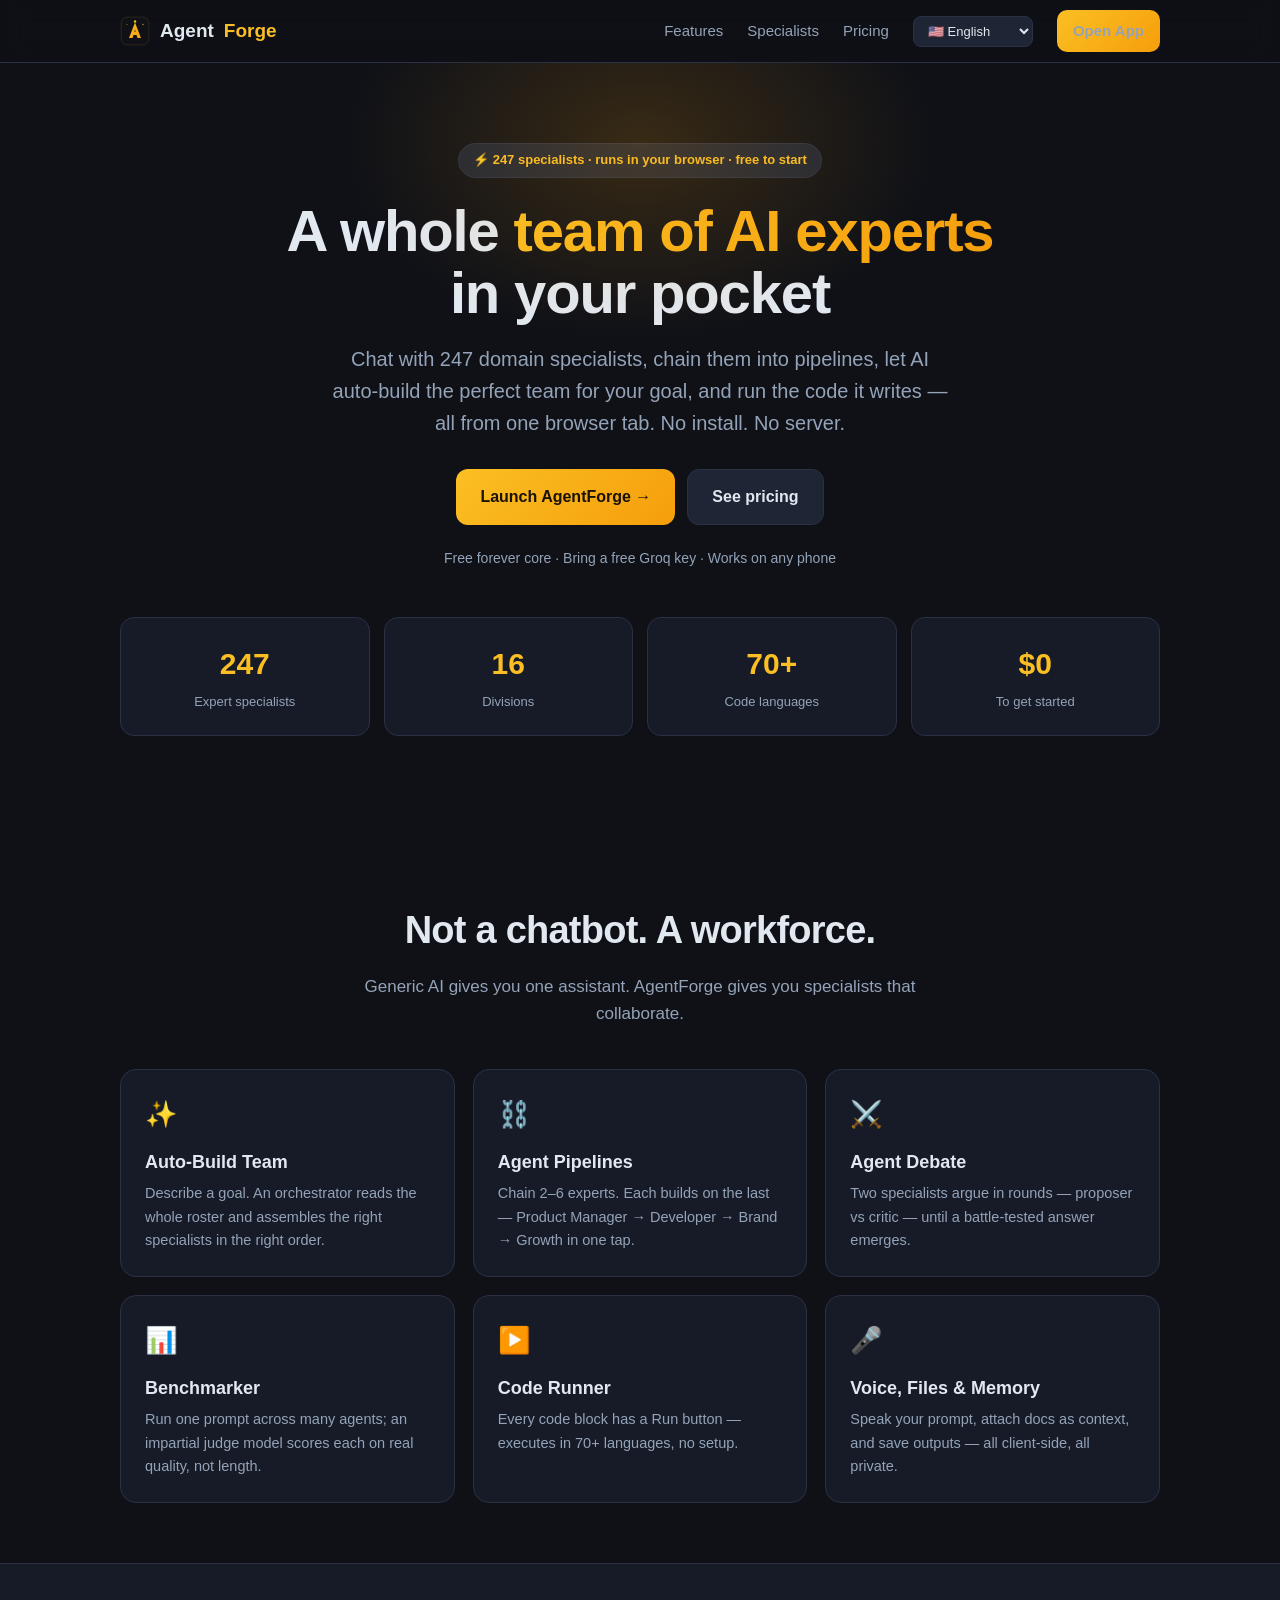
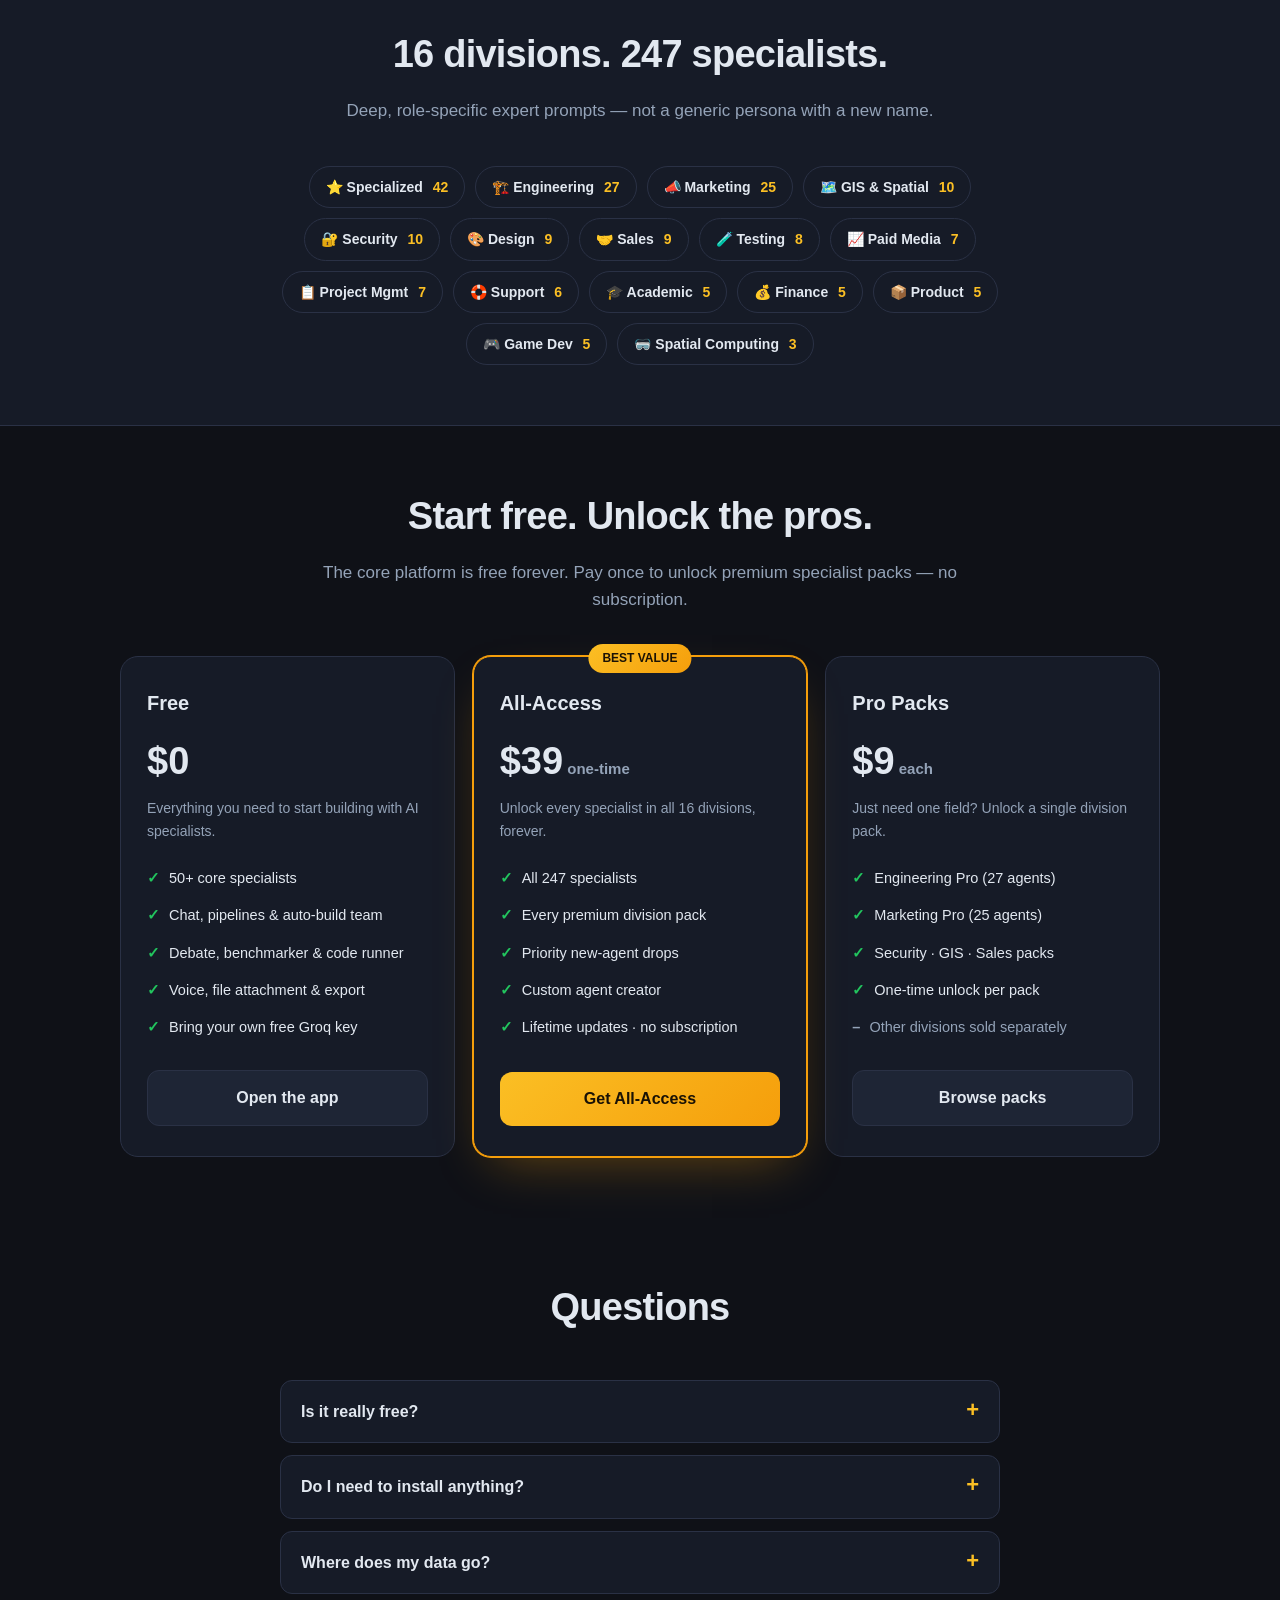
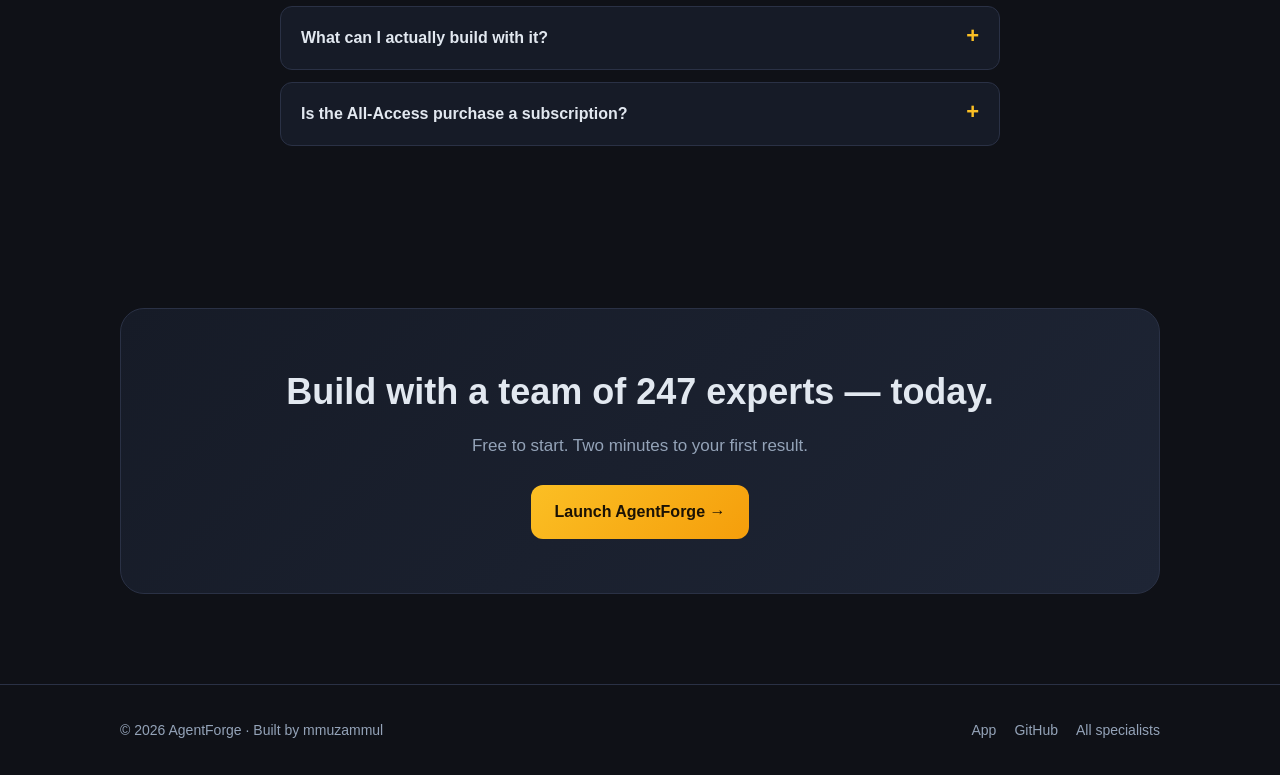
<file: landing.html>
<!DOCTYPE html>
<html lang="en">
<head>
<meta charset="UTF-8"/>
<meta name="viewport" content="width=device-width,initial-scale=1,viewport-fit=cover"/>
<title>AgentForge — 247 AI Specialists in Your Browser</title>
<meta name="description" content="247 expert AI specialists, agent pipelines, auto-built teams, debate, and a code runner — all running in your browser. Free to start."/>
<meta name="keywords" content="AI agents, AI specialists, agentic AI, AI team builder, multi-agent AI, AI pipeline, free AI tool, mobile AI app, AI assistant, AI for business, AI agent marketplace, auto-build AI team, AI agent debate, AI benchmarking, browser-based AI platform, no-code AI agents, Groq AI app, free AI specialists, AI workforce, multi-agent orchestration"/>
<meta name="author" content="AgentForge"/>
<meta name="robots" content="index, follow, max-image-preview:large, max-snippet:-1, max-video-preview:-1"/>
<link rel="canonical" href="https://mmuzammul.github.io/AgiForge/landing.html"/>
<link rel="icon" type="image/png" sizes="32x32" href="assets/favicon-32.png"/>
<link rel="apple-touch-icon" href="assets/apple-touch-icon.png"/>
<meta name="theme-color" content="#0f1117"/>
<!-- Open Graph / social sharing -->
<meta property="og:type" content="website"/>
<meta property="og:site_name" content="AgentForge"/>
<meta property="og:locale" content="en_US"/>
<meta property="og:title" content="AgentForge — 247 AI Specialists in Your Browser"/>
<meta property="og:description" content="Agent pipelines, auto-built teams, debate, and a code runner. Free to start, runs in your browser."/>
<meta property="og:image" content="https://mmuzammul.github.io/AgiForge/assets/icon-512.png"/>
<meta property="og:image:width" content="512"/>
<meta property="og:image:height" content="512"/>
<meta property="og:image:alt" content="AgentForge logo"/>
<meta property="og:url" content="https://mmuzammul.github.io/AgiForge/landing.html"/>
<meta name="twitter:card" content="summary_large_image"/>
<meta name="twitter:title" content="AgentForge — 247 AI Specialists in Your Browser"/>
<meta name="twitter:description" content="247 expert AI specialists, agent pipelines, auto-built teams, debate, and a code runner — all running in your browser. Free to start."/>
<meta name="twitter:image" content="https://mmuzammul.github.io/AgiForge/assets/icon-512.png"/>
<meta name="twitter:image:alt" content="AgentForge logo"/>
<script type="application/ld+json">
{"@context":"https://schema.org","@graph":[
{"@type":"SoftwareApplication","name":"AgentForge","applicationCategory":"BusinessApplication","operatingSystem":"Any (web browser)","url":"https://mmuzammul.github.io/AgiForge/","description":"247 expert AI specialists, agent pipelines, auto-built teams, debate, and a code runner — all running in your browser. Free to start.","offers":{"@type":"Offer","price":"0","priceCurrency":"USD"},"author":{"@type":"Person","name":"mmuzammul","url":"https://github.com/mmuzammul"}},
{"@type":"Organization","name":"AgentForge","url":"https://mmuzammul.github.io/AgiForge/","logo":"https://mmuzammul.github.io/AgiForge/assets/icon-512.png","sameAs":["https://github.com/MMUZAMMUL/AgiForge"]},
{"@type":"FAQPage","mainEntity":[
{"@type":"Question","name":"Is it really free?","acceptedAnswer":{"@type":"Answer","text":"Yes. The core app and 50+ specialists are free forever. You connect your own free Groq API key (no credit card) and you're running. Premium specialist packs are an optional one-time purchase."}},
{"@type":"Question","name":"Do I need to install anything?","acceptedAnswer":{"@type":"Answer","text":"No. AgentForge runs entirely in your browser. On mobile you can tap \"Add to Home Screen\" to use it like a native app, with offline support."}},
{"@type":"Question","name":"Where does my data go?","acceptedAnswer":{"@type":"Answer","text":"Nowhere we control. There's no backend — your API key, chats, and memory live in your browser's local storage. The only network calls are to your AI provider and optional search/code-execution services."}},
{"@type":"Question","name":"What can I actually build with it?","acceptedAnswer":{"@type":"Answer","text":"Product launches, marketing campaigns, code and architecture, security reviews, GIS analysis, financial models, game design docs — anything the 247 specialists cover, often by chaining several together in a pipeline."}},
{"@type":"Question","name":"Is the All-Access purchase a subscription?","acceptedAnswer":{"@type":"Answer","text":"No. It's a one-time payment that unlocks every specialist plus lifetime updates."}}
]}
]}
</script>
<style>
*{box-sizing:border-box;margin:0;padding:0}
:root{
  --bg:#0f1117;--bg2:#161b27;--bg3:#1e2535;--border:#2a3145;
  --text:#e2e8f0;--text2:#94a3b8;--accent:#f59e0b;--accent2:#fbbf24;--green:#22c55e;
}
html{scroll-behavior:smooth}
body{font-family:-apple-system,BlinkMacSystemFont,'Segoe UI',Roboto,sans-serif;background:var(--bg);color:var(--text);line-height:1.6;-webkit-font-smoothing:antialiased}
a{color:inherit;text-decoration:none}
.wrap{max-width:1080px;margin:0 auto;padding:0 20px}
.btn{display:inline-flex;align-items:center;gap:8px;font-weight:700;border-radius:12px;padding:14px 24px;font-size:16px;cursor:pointer;border:none;transition:transform .12s ease,filter .12s ease}
.btn:hover{transform:translateY(-2px)}
.btn-primary{background:linear-gradient(135deg,var(--accent2),var(--accent));color:#1a1205}
.btn-primary:hover{filter:brightness(1.06)}
.btn-ghost{background:var(--bg3);color:var(--text);border:1px solid var(--border)}

/* Nav */
nav{position:sticky;top:0;z-index:20;background:rgba(15,17,23,.82);backdrop-filter:blur(12px);border-bottom:1px solid var(--border)}
nav .wrap{display:flex;align-items:center;justify-content:space-between;height:62px}
.brand{display:flex;align-items:center;gap:10px;font-weight:800;font-size:19px}
.brand img{width:30px;height:30px}
.brand span{color:var(--accent2)}
.nav-links{display:flex;align-items:center;gap:24px}
.nav-links a{color:var(--text2);font-size:15px}
.nav-links a:hover{color:var(--text)}
.nav-cta{background:linear-gradient(135deg,var(--accent2),var(--accent));color:#1a1205;padding:9px 16px;border-radius:10px;font-weight:700}
.lang-switch{background:var(--bg3);color:var(--text);border:1px solid var(--border);border-radius:8px;padding:6px 10px;font-size:13px;cursor:pointer;max-width:120px}
.lang-switch:focus{outline:2px solid var(--accent)}
@media(max-width:720px){.nav-links a:not(.nav-cta){display:none}}

/* Hero */
.hero{text-align:center;padding:80px 0 56px;position:relative;overflow:hidden}
.hero::before{content:"";position:absolute;top:-120px;left:50%;transform:translateX(-50%);width:600px;height:400px;background:radial-gradient(ellipse,rgba(245,158,11,.18),transparent 70%);pointer-events:none}
.pill{display:inline-block;background:var(--bg3);border:1px solid var(--border);color:var(--accent2);font-size:13px;font-weight:600;padding:6px 14px;border-radius:99px;margin-bottom:22px}
.hero h1{font-size:clamp(34px,6vw,58px);line-height:1.08;font-weight:850;letter-spacing:-.02em;margin-bottom:18px}
.hero h1 em{font-style:normal;background:linear-gradient(135deg,var(--accent2),var(--accent));-webkit-background-clip:text;background-clip:text;color:transparent}
.hero p.sub{font-size:clamp(16px,2.4vw,20px);color:var(--text2);max-width:620px;margin:0 auto 30px}
.cta-row{display:flex;gap:12px;justify-content:center;flex-wrap:wrap}
.trust{margin-top:22px;color:var(--text2);font-size:14px}

/* Stats */
.stats{display:grid;grid-template-columns:repeat(4,1fr);gap:14px;margin:48px 0}
.stat{background:var(--bg2);border:1px solid var(--border);border-radius:14px;padding:22px 14px;text-align:center}
.stat .n{font-size:30px;font-weight:850;color:var(--accent2)}
.stat .l{font-size:13px;color:var(--text2);margin-top:4px}
@media(max-width:600px){.stats{grid-template-columns:repeat(2,1fr)}}

/* Sections */
section{padding:60px 0}
.sec-head{text-align:center;max-width:640px;margin:0 auto 42px}
.sec-head h2{font-size:clamp(26px,4vw,38px);font-weight:800;letter-spacing:-.02em;margin-bottom:12px}
.sec-head p{color:var(--text2);font-size:17px}

/* Features grid */
.grid{display:grid;grid-template-columns:repeat(3,1fr);gap:18px}
@media(max-width:860px){.grid{grid-template-columns:repeat(2,1fr)}}
@media(max-width:560px){.grid{grid-template-columns:1fr}}
.card{background:var(--bg2);border:1px solid var(--border);border-radius:16px;padding:24px;transition:border-color .15s ease,transform .15s ease}
.card:hover{border-color:var(--accent);transform:translateY(-3px)}
.card .ico{font-size:26px;margin-bottom:12px}
.card h3{font-size:18px;margin-bottom:6px}
.card p{color:var(--text2);font-size:14.5px}

/* Divisions */
.divs{display:flex;flex-wrap:wrap;gap:10px;justify-content:center;max-width:760px;margin:0 auto}
.chip{background:var(--bg2);border:1px solid var(--border);border-radius:99px;padding:9px 16px;font-size:14px;font-weight:600}
.chip b{color:var(--accent2);margin-left:6px}

/* Pricing */
.prices{display:grid;grid-template-columns:repeat(3,1fr);gap:18px;align-items:stretch}
@media(max-width:860px){.prices{grid-template-columns:1fr}}
.price{background:var(--bg2);border:1px solid var(--border);border-radius:18px;padding:30px 26px;display:flex;flex-direction:column}
.price.feat{border-color:var(--accent);box-shadow:0 0 0 1px var(--accent),0 20px 50px -20px rgba(245,158,11,.4);position:relative}
.price .tag{position:absolute;top:-13px;left:50%;transform:translateX(-50%);background:linear-gradient(135deg,var(--accent2),var(--accent));color:#1a1205;font-size:12px;font-weight:800;padding:5px 14px;border-radius:99px}
.price h3{font-size:20px;margin-bottom:6px}
.price .amt{font-size:38px;font-weight:850;margin:6px 0}
.price .amt small{font-size:15px;color:var(--text2);font-weight:600}
.price .desc{color:var(--text2);font-size:14px;margin-bottom:18px;min-height:40px}
.price ul{list-style:none;margin:0 0 24px;flex:1}
.price li{padding:7px 0;font-size:14.5px;display:flex;gap:9px;align-items:flex-start}
.price li::before{content:"✓";color:var(--green);font-weight:800}
.price li.off{color:var(--text2)}
.price li.off::before{content:"–";color:var(--text2)}
.price .btn{width:100%;justify-content:center}

/* FAQ */
.faq{max-width:760px;margin:0 auto}
details{background:var(--bg2);border:1px solid var(--border);border-radius:12px;padding:18px 20px;margin-bottom:12px}
details summary{font-weight:700;cursor:pointer;font-size:16px;list-style:none;display:flex;justify-content:space-between}
details summary::after{content:"+";color:var(--accent2);font-size:22px;line-height:1}
details[open] summary::after{content:"−"}
details p{color:var(--text2);margin-top:12px;font-size:15px}

/* Final CTA */
.final{text-align:center;background:linear-gradient(135deg,var(--bg2),var(--bg3));border:1px solid var(--border);border-radius:24px;padding:54px 24px;margin:30px 0}
.final h2{font-size:clamp(26px,4vw,36px);font-weight:850;margin-bottom:12px}
.final p{color:var(--text2);font-size:17px;margin-bottom:26px}

footer{border-top:1px solid var(--border);padding:34px 0;color:var(--text2);font-size:14px}
footer .wrap{display:flex;justify-content:space-between;flex-wrap:wrap;gap:14px}
footer a{color:var(--text2)}footer a:hover{color:var(--text)}
</style>
</head>
<body>

<nav><div class="wrap">
  <a class="brand" href="#top"><img src="assets/logo.svg" alt="AgentForge logo"/>Agent<span>Forge</span></a>
  <div class="nav-links">
    <a href="#features" data-i18n="nav_features">Features</a>
    <a href="#roster" data-i18n="nav_specialists">Specialists</a>
    <a href="#pricing" data-i18n="nav_pricing">Pricing</a>
    <select id="lang-switch" class="lang-switch" aria-label="Select language">
      <option value="en">🇺🇸 English</option>
      <option value="zh">🇨🇳 中文</option>
      <option value="es">🇪🇸 Español</option>
      <option value="hi">🇮🇳 हिन्दी</option>
      <option value="ar">🇸🇦 العربية</option>
      <option value="pt">🇵🇹 Português</option>
      <option value="fr">🇫🇷 Français</option>
      <option value="ru">🇷🇺 Русский</option>
      <option value="ja">🇯🇵 日本語</option>
      <option value="de">🇩🇪 Deutsch</option>
    </select>
    <a class="nav-cta" href="index.html" data-i18n="nav_openapp">Open App</a>
  </div>
</div></nav>

<header class="hero" id="top"><div class="wrap">
  <div class="pill" data-i18n="hero_pill">⚡ 247 specialists · runs in your browser · free to start</div>
  <h1 data-i18n="hero_h1">A whole <em>team of AI experts</em><br/>in your pocket</h1>
  <p class="sub" data-i18n="hero_sub">Chat with 247 domain specialists, chain them into pipelines, let AI auto-build the perfect team for your goal, and run the code it writes — all from one browser tab. No install. No server.</p>
  <div class="cta-row">
    <a class="btn btn-primary" href="index.html" data-i18n="hero_cta1">Launch AgentForge →</a>
    <a class="btn btn-ghost" href="#pricing" data-i18n="hero_cta2">See pricing</a>
  </div>
  <div class="trust" data-i18n="hero_trust">Free forever core · Bring a free Groq key · Works on any phone</div>

  <div class="stats">
    <div class="stat"><div class="n">247</div><div class="l" data-i18n="stat_specialists">Expert specialists</div></div>
    <div class="stat"><div class="n">16</div><div class="l" data-i18n="stat_divisions">Divisions</div></div>
    <div class="stat"><div class="n">70+</div><div class="l" data-i18n="stat_languages">Code languages</div></div>
    <div class="stat"><div class="n">$0</div><div class="l" data-i18n="stat_start">To get started</div></div>
  </div>
</div></header>

<section id="features"><div class="wrap">
  <div class="sec-head">
    <h2 data-i18n="features_h2">Not a chatbot. A workforce.</h2>
    <p data-i18n="features_p">Generic AI gives you one assistant. AgentForge gives you specialists that collaborate.</p>
  </div>
  <div class="grid">
    <div class="card"><div class="ico">✨</div><h3 data-i18n="card1_title">Auto-Build Team</h3><p data-i18n="card1_desc">Describe a goal. An orchestrator reads the whole roster and assembles the right specialists in the right order.</p></div>
    <div class="card"><div class="ico">⛓️</div><h3 data-i18n="card2_title">Agent Pipelines</h3><p data-i18n="card2_desc">Chain 2–6 experts. Each builds on the last — Product Manager → Developer → Brand → Growth in one tap.</p></div>
    <div class="card"><div class="ico">⚔️</div><h3 data-i18n="card3_title">Agent Debate</h3><p data-i18n="card3_desc">Two specialists argue in rounds — proposer vs critic — until a battle-tested answer emerges.</p></div>
    <div class="card"><div class="ico">📊</div><h3 data-i18n="card4_title">Benchmarker</h3><p data-i18n="card4_desc">Run one prompt across many agents; an impartial judge model scores each on real quality, not length.</p></div>
    <div class="card"><div class="ico">▶️</div><h3 data-i18n="card5_title">Code Runner</h3><p data-i18n="card5_desc">Every code block has a Run button — executes in 70+ languages, no setup.</p></div>
    <div class="card"><div class="ico">🎤</div><h3 data-i18n="card6_title">Voice, Files & Memory</h3><p data-i18n="card6_desc">Speak your prompt, attach docs as context, and save outputs — all client-side, all private.</p></div>
  </div>
</div></section>

<section id="roster" style="background:var(--bg2);border-block:1px solid var(--border)"><div class="wrap">
  <div class="sec-head">
    <h2 data-i18n="roster_h2">16 divisions. 247 specialists.</h2>
    <p data-i18n="roster_p">Deep, role-specific expert prompts — not a generic persona with a new name.</p>
  </div>
  <div class="divs">
    <div class="chip">⭐ <span data-i18n="div_specialized">Specialized</span> <b>42</b></div>
    <div class="chip">🏗️ <span data-i18n="div_engineering">Engineering</span> <b>27</b></div>
    <div class="chip">📣 <span data-i18n="div_marketing">Marketing</span> <b>25</b></div>
    <div class="chip">🗺️ <span data-i18n="div_gis">GIS & Spatial</span> <b>10</b></div>
    <div class="chip">🔐 <span data-i18n="div_security">Security</span> <b>10</b></div>
    <div class="chip">🎨 <span data-i18n="div_design">Design</span> <b>9</b></div>
    <div class="chip">🤝 <span data-i18n="div_sales">Sales</span> <b>9</b></div>
    <div class="chip">🧪 <span data-i18n="div_testing">Testing</span> <b>8</b></div>
    <div class="chip">📈 <span data-i18n="div_paidmedia">Paid Media</span> <b>7</b></div>
    <div class="chip">📋 <span data-i18n="div_pm">Project Mgmt</span> <b>7</b></div>
    <div class="chip">🛟 <span data-i18n="div_support">Support</span> <b>6</b></div>
    <div class="chip">🎓 <span data-i18n="div_academic">Academic</span> <b>5</b></div>
    <div class="chip">💰 <span data-i18n="div_finance">Finance</span> <b>5</b></div>
    <div class="chip">📦 <span data-i18n="div_product">Product</span> <b>5</b></div>
    <div class="chip">🎮 <span data-i18n="div_gamedev">Game Dev</span> <b>5</b></div>
    <div class="chip">🥽 <span data-i18n="div_spatial">Spatial Computing</span> <b>3</b></div>
  </div>
</div></section>

<section id="pricing"><div class="wrap">
  <div class="sec-head">
    <h2 data-i18n="pricing_h2">Start free. Unlock the pros.</h2>
    <p data-i18n="pricing_p">The core platform is free forever. Pay once to unlock premium specialist packs — no subscription.</p>
  </div>
  <div class="prices">
    <div class="price">
      <h3 data-i18n="free_title">Free</h3>
      <div class="amt">$0</div>
      <div class="desc" data-i18n="free_desc">Everything you need to start building with AI specialists.</div>
      <ul>
        <li data-i18n="free_li1">50+ core specialists</li>
        <li data-i18n="free_li2">Chat, pipelines & auto-build team</li>
        <li data-i18n="free_li3">Debate, benchmarker & code runner</li>
        <li data-i18n="free_li4">Voice, file attachment & export</li>
        <li data-i18n="free_li5">Bring your own free Groq key</li>
      </ul>
      <a class="btn btn-ghost" href="index.html" data-i18n="free_cta">Open the app</a>
    </div>
    <div class="price feat">
      <div class="tag" data-i18n="aa_tag">BEST VALUE</div>
      <h3 data-i18n="aa_title">All-Access</h3>
      <div class="amt">$39<small data-i18n="aa_unit"> one-time</small></div>
      <div class="desc" data-i18n="aa_desc">Unlock every specialist in all 16 divisions, forever.</div>
      <ul>
        <li data-i18n="aa_li1">All 247 specialists</li>
        <li data-i18n="aa_li2">Every premium division pack</li>
        <li data-i18n="aa_li3">Priority new-agent drops</li>
        <li data-i18n="aa_li4">Custom agent creator</li>
        <li data-i18n="aa_li5">Lifetime updates · no subscription</li>
      </ul>
      <a class="btn btn-primary" href="#" data-buy="all-access" data-i18n="aa_cta">Get All-Access</a>
    </div>
    <div class="price">
      <h3 data-i18n="pp_title">Pro Packs</h3>
      <div class="amt">$9<small data-i18n="pp_unit"> each</small></div>
      <div class="desc" data-i18n="pp_desc">Just need one field? Unlock a single division pack.</div>
      <ul>
        <li data-i18n="pp_li1">Engineering Pro (27 agents)</li>
        <li data-i18n="pp_li2">Marketing Pro (25 agents)</li>
        <li data-i18n="pp_li3">Security · GIS · Sales packs</li>
        <li data-i18n="pp_li4">One-time unlock per pack</li>
        <li class="off" data-i18n="pp_li5">Other divisions sold separately</li>
      </ul>
      <a class="btn btn-ghost" href="#" data-buy="packs" data-i18n="pp_cta">Browse packs</a>
    </div>
  </div>
</div></section>

<section><div class="wrap faq">
  <div class="sec-head"><h2 data-i18n="faq_h2">Questions</h2></div>
  <details><summary data-i18n="faq_q1">Is it really free?</summary><p data-i18n="faq_a1">Yes. The core app and 50+ specialists are free forever. You connect your own free Groq API key (no credit card) and you're running. Premium specialist packs are an optional one-time purchase.</p></details>
  <details><summary data-i18n="faq_q2">Do I need to install anything?</summary><p data-i18n="faq_a2">No. AgentForge runs entirely in your browser. On mobile you can tap "Add to Home Screen" to use it like a native app, with offline support.</p></details>
  <details><summary data-i18n="faq_q3">Where does my data go?</summary><p data-i18n="faq_a3">Nowhere we control. There's no backend — your API key, chats, and memory live in your browser's local storage. The only network calls are to your AI provider and optional search/code-execution services.</p></details>
  <details><summary data-i18n="faq_q4">What can I actually build with it?</summary><p data-i18n="faq_a4">Product launches, marketing campaigns, code and architecture, security reviews, GIS analysis, financial models, game design docs — anything the 247 specialists cover, often by chaining several together in a pipeline.</p></details>
  <details><summary data-i18n="faq_q5">Is the All-Access purchase a subscription?</summary><p data-i18n="faq_a5">No. It's a one-time payment that unlocks every specialist plus lifetime updates.</p></details>
</div></section>

<section><div class="wrap">
  <div class="final">
    <h2 data-i18n="final_h2">Build with a team of 247 experts — today.</h2>
    <p data-i18n="final_p">Free to start. Two minutes to your first result.</p>
    <a class="btn btn-primary" href="index.html" data-i18n="final_cta">Launch AgentForge →</a>
  </div>
</div></section>

<footer><div class="wrap">
  <div data-i18n="footer_copyright">© 2026 AgentForge · Built by mmuzammul</div>
  <div style="display:flex;gap:18px">
    <a href="index.html" data-i18n="footer_app">App</a>
    <a href="https://github.com/MMUZAMMUL/AgiForge" data-i18n="footer_github">GitHub</a>
    <a href="docs/AGENTS.md" data-i18n="footer_allspecialists">All specialists</a>
  </div>
</div></footer>

<script src="assets/js/landing-i18n.js"></script>
<script>
/* Wire purchase buttons to your storefront (Gumroad / Lemon Squeezy).
   Replace the URLs below with your real product links when ready. */
const STORE = {
  'all-access': '', // e.g. 'https://yourname.gumroad.com/l/agentforge-all'
  'packs':      ''  // e.g. 'https://yourname.gumroad.com/agentforge'
};
document.querySelectorAll('[data-buy]').forEach(el=>{
  el.addEventListener('click',e=>{
    const url=STORE[el.dataset.buy];
    if(url){ e.preventDefault(); window.location.href=url; }
    else{ e.preventDefault(); alert('Storefront coming soon — connect your Gumroad/Lemon Squeezy link in landing.html.'); }
  });
});
</script>
</body>
</html>
</file>
